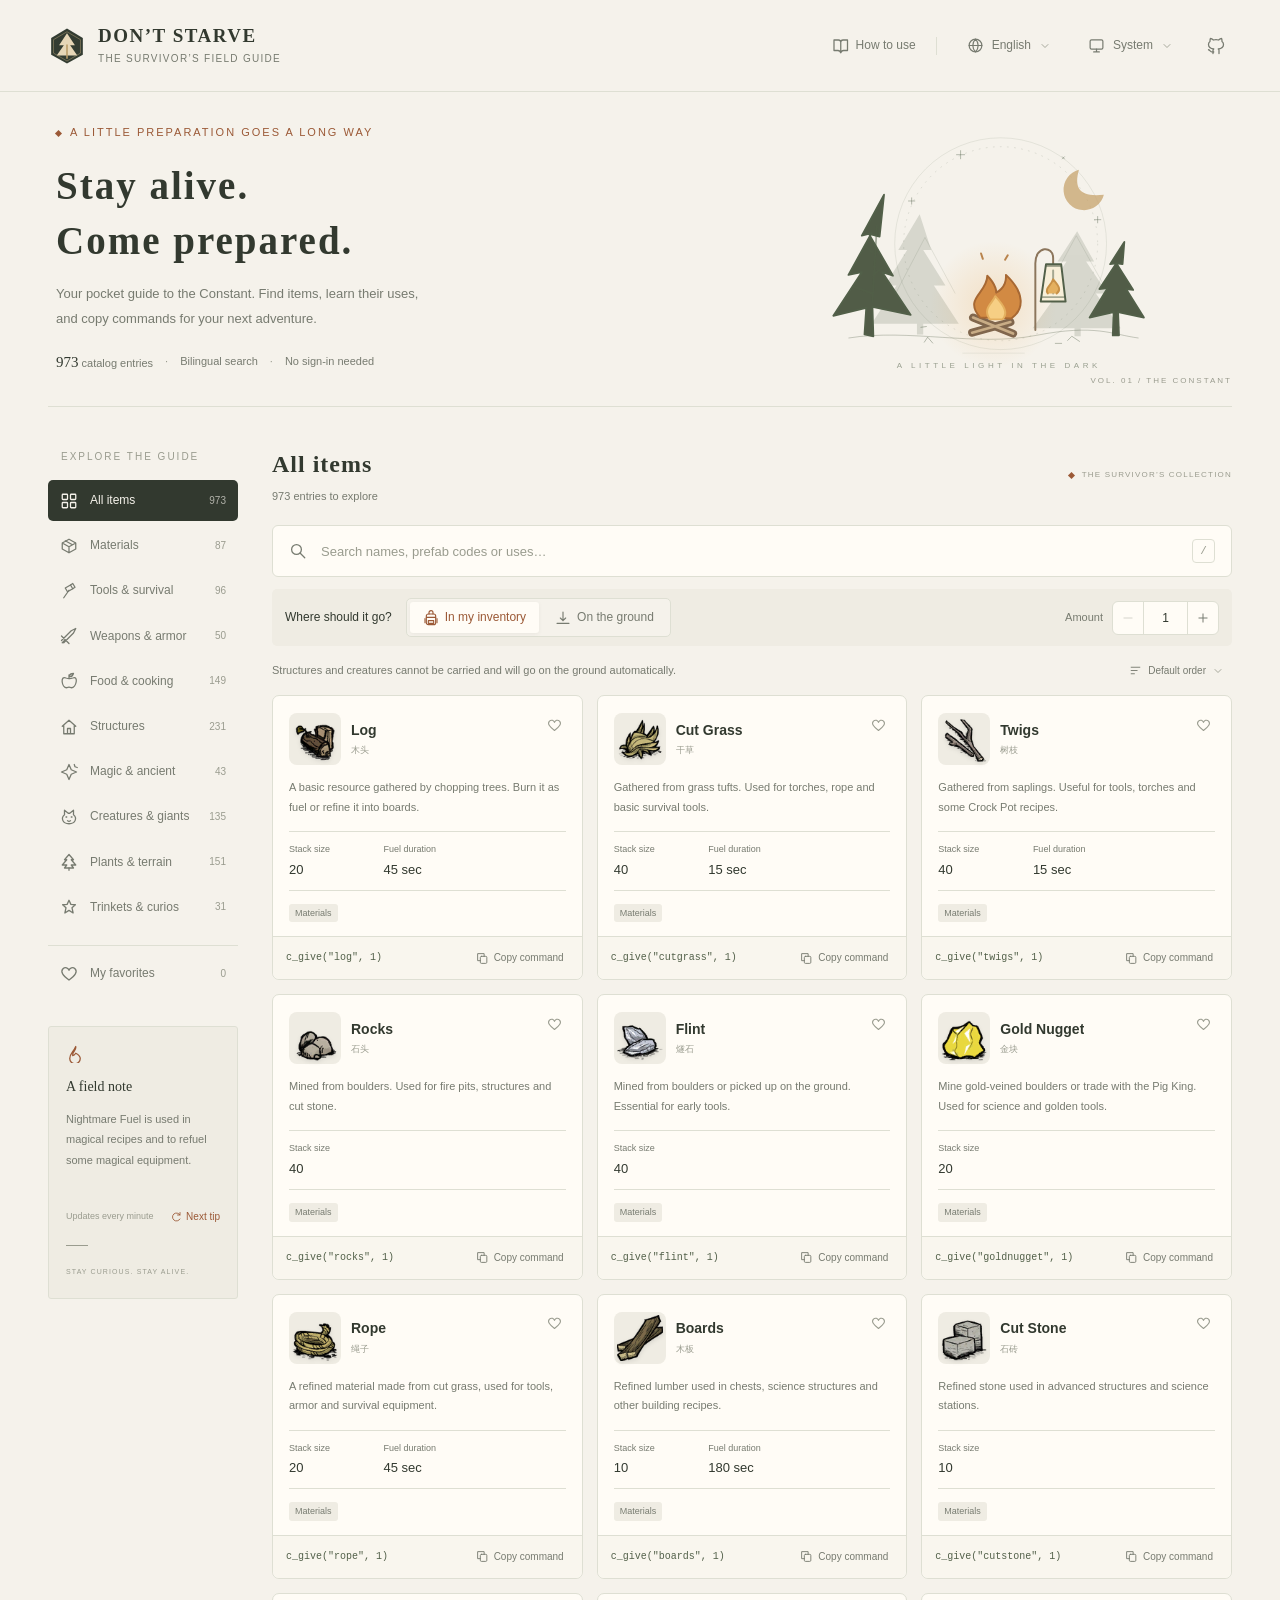
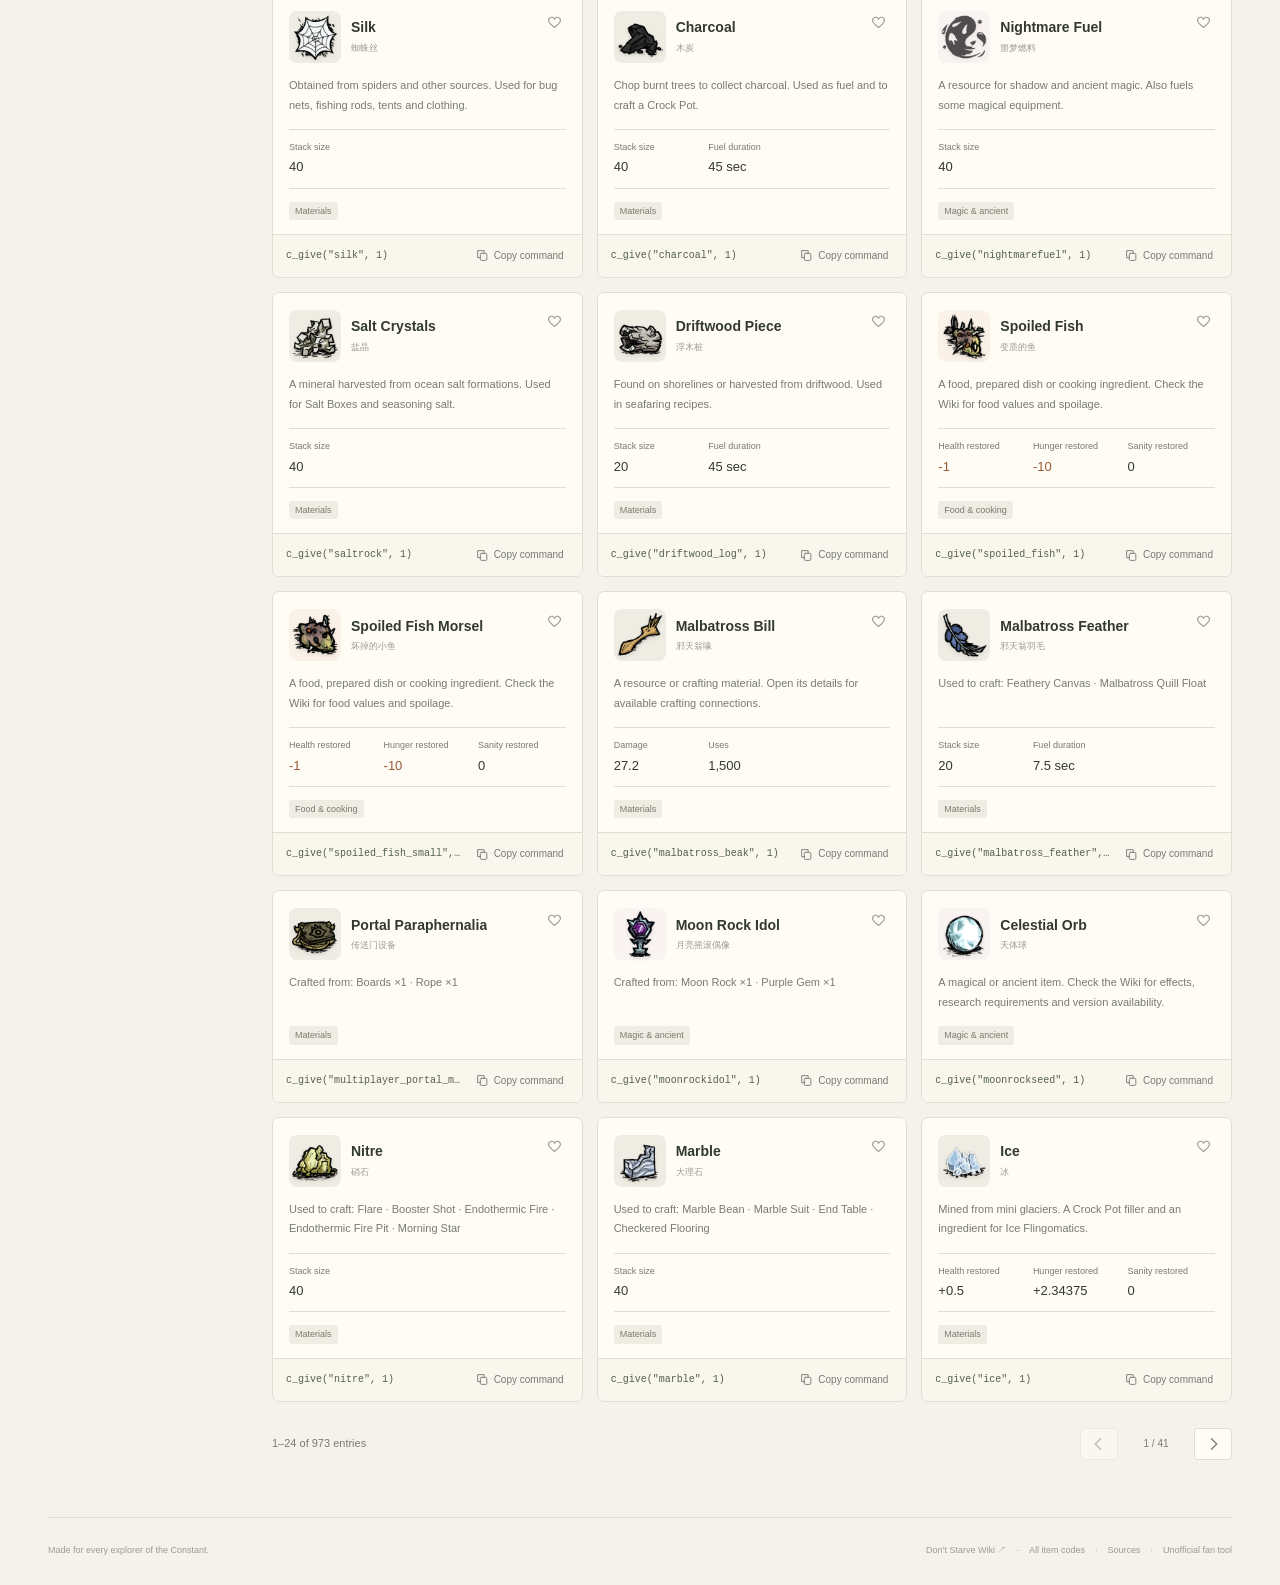
<file: index.html>
<!doctype html>
<html lang="zh-CN">
<head>
  <meta charset="UTF-8">
  <meta name="viewport" content="width=device-width, initial-scale=1">
  <meta name="description" content="饥荒代码大全：查询饥荒及饥荒联机版物品代码、真实图标、基础属性和制作材料。支持中英文搜索，一键复制 c_give、c_spawn 控制台指令，快速将物品放入背包或生成到地面。">
  <meta name="keywords" content="饥荒代码大全,饥荒物品代码,饥荒联机版代码,饥荒控制台指令,饥荒物品属性,饥荒制作材料,c_give,c_spawn,Don't Starve item codes,Don't Starve Together console commands">
  <link rel="canonical" href="https://when.run/dont-starve/">
  <meta property="og:type" content="website">
  <meta property="og:site_name" content="饥荒代码大全">
  <meta property="og:title" content="饥荒代码大全 - 物品代码查询、属性与控制台指令">
  <meta property="og:description" content="查询饥荒及饥荒联机版物品代码、真实图标、基础属性和制作材料，中英文搜索，一键复制控制台指令。">
  <meta property="og:url" content="https://when.run/dont-starve/">
  <meta property="og:locale" content="zh_CN">
  <meta name="twitter:card" content="summary">
  <meta name="twitter:title" content="饥荒代码大全 - 物品代码查询、属性与控制台指令">
  <meta name="twitter:description" content="查询饥荒及饥荒联机版物品代码、真实图标、基础属性和制作材料，中英文搜索，一键复制控制台指令。">
  <script type="application/ld+json">
  {"@context":"https://schema.org","@type":"WebSite","name":"饥荒代码大全","alternateName":"Don't Starve Item Codes","url":"https://when.run/dont-starve/","inLanguage":["zh-CN","en"],"description":"饥荒及饥荒联机版物品代码、属性、制作材料与控制台指令查询工具。"}
  </script>
  <meta name="theme-color" content="#f5f2eb">
  <title>饥荒代码大全 - 物品代码查询、属性与控制台指令</title>
  <script>try { const theme = localStorage.getItem('ds-theme'); if (theme === 'light' || theme === 'dark') document.documentElement.dataset.theme = theme; } catch {}</script>
  <link rel="icon" href="assets/mark.svg" type="image/svg+xml">
  <link rel="stylesheet" href="styles.css">
  <script src="data.js" defer></script>
  <script src="item-details.js" defer></script>
  <script src="dropdown.js" defer></script>
  <script src="app.js" defer></script>
</head>
<body>
  <a class="skip-link" href="#catalog" data-i18n="skip">跳转到物品清单</a>
  <header class="site-header">
    <a class="brand" href="./" aria-label="Don't Starve Field Guide">
      <img src="assets/mark.svg" alt="" width="38" height="38">
      <span><strong>DON’T STARVE</strong><small data-i18n="brandSub">生存者手册 · FIELD GUIDE</small></span>
    </a>
    <div class="header-actions">
      <button id="guideButton" class="plain-button guide-button" aria-label="使用指南"><span data-icon="book"></span><span data-i18n="guide">使用指南</span></button>
      <span class="header-divider"></span>
      <div class="dropdown header-dropdown"><select id="languageSelect" aria-label="语言"><option value="zh">简体中文</option><option value="en">English</option></select></div>
      <div class="dropdown header-dropdown theme-dropdown"><select id="themeSelect" aria-label="外观"><option value="system" data-i18n="system">跟随系统</option><option value="light" data-i18n="light">浅色</option><option value="dark" data-i18n="dark">深色</option></select></div>
      <a class="icon-button github-link" href="https://github.com/x1ah/dont-starve" target="_blank" rel="noopener noreferrer" aria-label="GitHub"><span data-icon="github"></span></a>
    </div>
  </header>
  <main class="page-shell">
    <section class="hero" aria-labelledby="heroTitle">
      <div class="hero-copy">
        <div class="eyebrow"><span class="small-diamond"></span><span data-i18n="eyebrow">在永恒领域，做好准备再出发</span></div>
        <h1 id="heroTitle" data-i18n="heroTitle">活下去，<br>从准备好物资开始。</h1>
        <p data-i18n="heroDescription">你的饥荒口袋百科。查找物品、了解用途，<br class="desktop-break">一键复制指令，让每一次探索都从容一点。</p>
        <div class="hero-meta"><span><b id="totalCount">973</b> <span data-i18n="entries">个收录条目</span></span><span class="meta-dot">·</span><span data-i18n="bilingual">中英双语检索</span><span class="meta-dot">·</span><span data-i18n="offline">无需登录</span></div>
      </div>
      <div class="hero-art" aria-hidden="true">
        <svg viewBox="0 0 500 290" fill="none" xmlns="http://www.w3.org/2000/svg">
          <defs><radialGradient id="glow"><stop stop-color="#edb56d" stop-opacity=".3"/><stop offset="1" stop-color="#edb56d" stop-opacity="0"/></radialGradient><pattern id="hatch" width="6" height="6" patternUnits="userSpaceOnUse" patternTransform="rotate(30)"><path d="M0 0v6" stroke="currentColor" opacity=".12"/></pattern></defs>
          <circle cx="267" cy="139" r="119" stroke="currentColor" opacity=".12"/><circle cx="267" cy="139" r="109" stroke="currentColor" stroke-dasharray="2 6" opacity=".16"/>
          <path d="M149 195l33-63 34 63M323 184l29-54 30 54" stroke="currentColor" opacity=".15"/>
          <path d="M355 56a23 23 0 1 0 28 28c-27 3-34-7-28-28Z" fill="#c7a36c" opacity=".75"/>
          <g stroke="currentColor" opacity=".45"><path d="M222 34v10m-5-5h10m149 69v8m-4-4h8m-213-25v8m-4-4h8m165-50 3 3m-3 0 3-3"/></g>
          <g class="tree-back" fill="currentColor" opacity=".18"><path d="m176 106-24 40h10l-25 40h13l-28 43h98l-28-43h13l-25-40h9Z"/><path d="M173 220h7v21h-7Zm180-95-22 34h10l-23 36h13l-28 39h99l-28-39h13l-24-36h9Z"/><path d="M350 226h7v17h-7Z"/></g>
          <path d="M96 245c68-11 144 10 211-3s85-1 115 3" stroke="currentColor" opacity=".35"/>
          <g stroke="currentColor" stroke-width="2" stroke-linejoin="round"><path d="m136 84-25 46 11-3-26 47 15-3-32 49 37-9-2 30 10 2-1-33 43 9-32-48 12 4-27-47 12 3Z" fill="var(--art-tree)"/><path d="m128 118-5 87m-9-64 9 8m12 16-12 10m-22 12 22 8" opacity=".5"/>
          <path d="m406 137-16 25 7-1-19 29 9-1-20 33 27-6-1 26h7l-1-26 29 6-20-32 8 1-19-30 7 1Z" fill="var(--art-tree)"/></g>
          <circle cx="259" cy="207" r="71" fill="url(#glow)"/>
          <g stroke="currentColor" stroke-width="2.2" stroke-linecap="round" stroke-linejoin="round"><path d="m235 239 43-12m-42-5 45 18" stroke="#80664d" stroke-width="9"/><path d="m235 239 43-12m-42-5 45 18" stroke="#c8ac86" stroke-width="3"/>
          <path d="M244 222c-19-22 8-27 8-47 11 11 10 19 10 19s12-5 11-20c22 21 20 39 6 49Z" fill="#d28a43" stroke="#a76833"/><path d="M255 224c-9-12 3-18 6-26 10 11 15 19 8 26Z" fill="#f6cf84" stroke="#e4b05f"/><path d="m247 156-2-6m27 7 3-5" stroke="#b9834c"/>
          <path d="M306 236v-75c0-20 20-20 20-6v7" stroke="#8c765c"/><path d="M318 162h17l5 42h-28Z" fill="var(--art-paper)"/><path d="M318 164h17m-21 35h24m-12-30v26" opacity=".5"/><path d="M320 195c-4-6 4-9 6-16 7 8 9 12 4 16" fill="#e4b05f" stroke="#c89147"/></g>
          <g stroke="currentColor" opacity=".45"><path d="m181 250 4-6 6 7m-14-18 7-1m158 16 5-5 9 6m-28 2h8"/></g>
          <path d="m224 262 70 0" stroke="currentColor" opacity=".1"/>
          <text x="265" y="279" text-anchor="middle" fill="currentColor" font-size="9" letter-spacing="4" opacity=".55">A LITTLE LIGHT IN THE DARK</text>
        </svg>
      </div>
      <span class="hero-index">VOL. 01 / THE CONSTANT</span>
    </section>
    <div class="catalog-layout" id="catalog">
      <aside class="sidebar">
        <p class="section-kicker" data-i18n="catalog">探索图鉴</p>
        <nav id="categories" aria-label="物品分类"></nav>
        <div class="sidebar-note"><span data-icon="flame"></span><strong data-i18n="fieldNote">生存笔记</strong><p id="fieldNoteText">天黑前，记得备好光源。查代码也别忘了添把柴。</p><div class="note-actions"><span data-i18n="noteInterval">每分钟更新</span><button id="refreshNote" type="button" aria-label="换一条生存笔记"><span data-icon="refresh"></span><span data-i18n="nextNote">换一条</span></button></div><span class="note-rule"></span><small>STAY CURIOUS. STAY ALIVE.</small></div>
      </aside>
      <section class="catalog-main" aria-labelledby="catalogTitle">
        <div class="catalog-heading"><div><h2 id="catalogTitle">全部物品</h2><p id="resultCount" aria-live="polite"></p></div><div class="heading-label"><span class="small-diamond"></span><span data-i18n="collection">THE SURVIVOR’S COLLECTION</span></div></div>
        <div class="search-box"><span data-icon="search"></span><input id="searchInput" type="search" autocomplete="off" aria-label="搜索物品" placeholder="搜索名称、代码或用途…"><button id="clearSearch" class="icon-button" aria-label="清空搜索" hidden><span data-icon="close"></span></button><kbd class="search-shortcut">/</kbd></div>
        <div class="command-bar">
          <div class="mode-label"><span data-i18n="copyMode">物品放在哪里</span></div>
          <div class="segmented" role="group" aria-label="物品放在哪里">
            <button data-mode="give" aria-pressed="true"><span data-icon="backpack"></span><span data-i18n="give">背包里</span></button>
            <button data-mode="spawn" aria-pressed="false"><span data-icon="ground"></span><span data-i18n="spawn">地面上</span></button>
          </div>
          <div class="quantity-label"><label for="quantity" data-i18n="quantity">数量</label><div class="quantity-stepper"><button id="quantityDecrease" type="button" aria-label="数量减一" disabled><span data-icon="minus"></span></button><input id="quantity" type="number" min="1" max="999" step="1" value="1" inputmode="numeric" aria-label="数量"><button id="quantityIncrease" type="button" aria-label="数量加一"><span data-icon="plus"></span></button></div></div>
        </div>
        <div class="catalog-toolbar"><p id="modeHint"></p><div class="dropdown sort-dropdown"><select id="sortSelect" aria-label="排序"><option value="default" data-i18n="recommended">默认排序</option><option value="name" data-i18n="nameSort">按名称排序</option><option value="code" data-i18n="codeSort">按代码排序</option></select></div></div>
        <div id="itemGrid" class="item-grid">
<!-- STATIC_CATALOG_START -->
<article class="item-card" data-item="log"><div class="card-top"><div class="item-symbol" data-category="materials"><span class="item-fallback" hidden><svg class="icon" viewBox="0 0 24 24" aria-hidden="true"><path d="m12 3 9 5v8l-9 5-9-5V8Zm0 10v8M3 8l9 5 9-5M7 5l9 5"/></svg></span><img class="item-art" src="assets/items/log.png" alt="" loading="lazy" decoding="async" width="64" height="64"></div><div class="item-heading"><button class="item-title" data-detail="log" title="木头">木头</button><span class="item-subtitle">Log</span></div><button class="favorite-button" data-favorite="log" aria-label="收藏 木头" aria-pressed="false"><svg class="icon" viewBox="0 0 24 24" aria-hidden="true"><path d="M20 5c-3-3-7-1-8 2-1-3-5-5-8-2-4 4 0 9 8 15 8-6 12-11 8-15Z"/></svg></button></div><p class="item-description">砍伐树木获得的基础材料。可作为燃料，也能加工成木板。</p><dl class="card-stats" aria-label="基础属性"><div><dt>堆叠上限</dt><dd class="">20</dd></div><div><dt>燃料时长</dt><dd class="">45 秒</dd></div></dl><div class="item-tags"><span>材料与资源</span></div><div class="card-code"><code title="c_give(&quot;log&quot;, 1)">c_give(&quot;log&quot;, 1)</code><button class="copy-button" data-copy="log" aria-label="复制 木头 的指令" ><svg class="icon" viewBox="0 0 24 24" aria-hidden="true"><rect x="8" y="8" width="12" height="13" rx="2"/><path d="M15 8V3H3v13h5"/></svg><span>复制指令</span></button></div></article>
<article class="item-card" data-item="cutgrass"><div class="card-top"><div class="item-symbol" data-category="materials"><span class="item-fallback" hidden><svg class="icon" viewBox="0 0 24 24" aria-hidden="true"><path d="m12 3 9 5v8l-9 5-9-5V8Zm0 10v8M3 8l9 5 9-5M7 5l9 5"/></svg></span><img class="item-art" src="assets/items/cutgrass.png" alt="" loading="lazy" decoding="async" width="64" height="64"></div><div class="item-heading"><button class="item-title" data-detail="cutgrass" title="干草">干草</button><span class="item-subtitle">Cut Grass</span></div><button class="favorite-button" data-favorite="cutgrass" aria-label="收藏 干草" aria-pressed="false"><svg class="icon" viewBox="0 0 24 24" aria-hidden="true"><path d="M20 5c-3-3-7-1-8 2-1-3-5-5-8-2-4 4 0 9 8 15 8-6 12-11 8-15Z"/></svg></button></div><p class="item-description">采集草丛获得。制作火把、绳子和基础生存工具的常用材料。</p><dl class="card-stats" aria-label="基础属性"><div><dt>堆叠上限</dt><dd class="">40</dd></div><div><dt>燃料时长</dt><dd class="">15 秒</dd></div></dl><div class="item-tags"><span>材料与资源</span></div><div class="card-code"><code title="c_give(&quot;cutgrass&quot;, 1)">c_give(&quot;cutgrass&quot;, 1)</code><button class="copy-button" data-copy="cutgrass" aria-label="复制 干草 的指令" ><svg class="icon" viewBox="0 0 24 24" aria-hidden="true"><rect x="8" y="8" width="12" height="13" rx="2"/><path d="M15 8V3H3v13h5"/></svg><span>复制指令</span></button></div></article>
<article class="item-card" data-item="twigs"><div class="card-top"><div class="item-symbol" data-category="materials"><span class="item-fallback" hidden><svg class="icon" viewBox="0 0 24 24" aria-hidden="true"><path d="m12 3 9 5v8l-9 5-9-5V8Zm0 10v8M3 8l9 5 9-5M7 5l9 5"/></svg></span><img class="item-art" src="assets/items/twigs.png" alt="" loading="lazy" decoding="async" width="64" height="64"></div><div class="item-heading"><button class="item-title" data-detail="twigs" title="树枝">树枝</button><span class="item-subtitle">Twigs</span></div><button class="favorite-button" data-favorite="twigs" aria-label="收藏 树枝" aria-pressed="false"><svg class="icon" viewBox="0 0 24 24" aria-hidden="true"><path d="M20 5c-3-3-7-1-8 2-1-3-5-5-8-2-4 4 0 9 8 15 8-6 12-11 8-15Z"/></svg></button></div><p class="item-description">采集树苗获得。制作工具、火把和料理时都很实用。</p><dl class="card-stats" aria-label="基础属性"><div><dt>堆叠上限</dt><dd class="">40</dd></div><div><dt>燃料时长</dt><dd class="">15 秒</dd></div></dl><div class="item-tags"><span>材料与资源</span></div><div class="card-code"><code title="c_give(&quot;twigs&quot;, 1)">c_give(&quot;twigs&quot;, 1)</code><button class="copy-button" data-copy="twigs" aria-label="复制 树枝 的指令" ><svg class="icon" viewBox="0 0 24 24" aria-hidden="true"><rect x="8" y="8" width="12" height="13" rx="2"/><path d="M15 8V3H3v13h5"/></svg><span>复制指令</span></button></div></article>
<article class="item-card" data-item="rocks"><div class="card-top"><div class="item-symbol" data-category="materials"><span class="item-fallback" hidden><svg class="icon" viewBox="0 0 24 24" aria-hidden="true"><path d="m12 3 9 5v8l-9 5-9-5V8Zm0 10v8M3 8l9 5 9-5M7 5l9 5"/></svg></span><img class="item-art" src="assets/items/rocks.png" alt="" loading="lazy" decoding="async" width="64" height="64"></div><div class="item-heading"><button class="item-title" data-detail="rocks" title="石头">石头</button><span class="item-subtitle">Rocks</span></div><button class="favorite-button" data-favorite="rocks" aria-label="收藏 石头" aria-pressed="false"><svg class="icon" viewBox="0 0 24 24" aria-hidden="true"><path d="M20 5c-3-3-7-1-8 2-1-3-5-5-8-2-4 4 0 9 8 15 8-6 12-11 8-15Z"/></svg></button></div><p class="item-description">开采岩石获得。用于营火、建筑和精炼石砖。</p><dl class="card-stats" aria-label="基础属性"><div><dt>堆叠上限</dt><dd class="">40</dd></div></dl><div class="item-tags"><span>材料与资源</span></div><div class="card-code"><code title="c_give(&quot;rocks&quot;, 1)">c_give(&quot;rocks&quot;, 1)</code><button class="copy-button" data-copy="rocks" aria-label="复制 石头 的指令" ><svg class="icon" viewBox="0 0 24 24" aria-hidden="true"><rect x="8" y="8" width="12" height="13" rx="2"/><path d="M15 8V3H3v13h5"/></svg><span>复制指令</span></button></div></article>
<article class="item-card" data-item="flint"><div class="card-top"><div class="item-symbol" data-category="materials"><span class="item-fallback" hidden><svg class="icon" viewBox="0 0 24 24" aria-hidden="true"><path d="m12 3 9 5v8l-9 5-9-5V8Zm0 10v8M3 8l9 5 9-5M7 5l9 5"/></svg></span><img class="item-art" src="assets/items/flint.png" alt="" loading="lazy" decoding="async" width="64" height="64"></div><div class="item-heading"><button class="item-title" data-detail="flint" title="燧石">燧石</button><span class="item-subtitle">Flint</span></div><button class="favorite-button" data-favorite="flint" aria-label="收藏 燧石" aria-pressed="false"><svg class="icon" viewBox="0 0 24 24" aria-hidden="true"><path d="M20 5c-3-3-7-1-8 2-1-3-5-5-8-2-4 4 0 9 8 15 8-6 12-11 8-15Z"/></svg></button></div><p class="item-description">开采岩石或在地面拾取。制作斧头、鹤嘴锄等早期工具。</p><dl class="card-stats" aria-label="基础属性"><div><dt>堆叠上限</dt><dd class="">40</dd></div></dl><div class="item-tags"><span>材料与资源</span></div><div class="card-code"><code title="c_give(&quot;flint&quot;, 1)">c_give(&quot;flint&quot;, 1)</code><button class="copy-button" data-copy="flint" aria-label="复制 燧石 的指令" ><svg class="icon" viewBox="0 0 24 24" aria-hidden="true"><rect x="8" y="8" width="12" height="13" rx="2"/><path d="M15 8V3H3v13h5"/></svg><span>复制指令</span></button></div></article>
<article class="item-card" data-item="goldnugget"><div class="card-top"><div class="item-symbol" data-category="materials"><span class="item-fallback" hidden><svg class="icon" viewBox="0 0 24 24" aria-hidden="true"><path d="m12 3 9 5v8l-9 5-9-5V8Zm0 10v8M3 8l9 5 9-5M7 5l9 5"/></svg></span><img class="item-art" src="assets/items/goldnugget.png" alt="" loading="lazy" decoding="async" width="64" height="64"></div><div class="item-heading"><button class="item-title" data-detail="goldnugget" title="金块">金块</button><span class="item-subtitle">Gold Nugget</span></div><button class="favorite-button" data-favorite="goldnugget" aria-label="收藏 金块" aria-pressed="false"><svg class="icon" viewBox="0 0 24 24" aria-hidden="true"><path d="M20 5c-3-3-7-1-8 2-1-3-5-5-8-2-4 4 0 9 8 15 8-6 12-11 8-15Z"/></svg></button></div><p class="item-description">开采含金岩石，或与猪王交易获得。是科技与黄金工具的常用材料。</p><dl class="card-stats" aria-label="基础属性"><div><dt>堆叠上限</dt><dd class="">20</dd></div></dl><div class="item-tags"><span>材料与资源</span></div><div class="card-code"><code title="c_give(&quot;goldnugget&quot;, 1)">c_give(&quot;goldnugget&quot;, 1)</code><button class="copy-button" data-copy="goldnugget" aria-label="复制 金块 的指令" ><svg class="icon" viewBox="0 0 24 24" aria-hidden="true"><rect x="8" y="8" width="12" height="13" rx="2"/><path d="M15 8V3H3v13h5"/></svg><span>复制指令</span></button></div></article>
<article class="item-card" data-item="rope"><div class="card-top"><div class="item-symbol" data-category="materials"><span class="item-fallback" hidden><svg class="icon" viewBox="0 0 24 24" aria-hidden="true"><path d="m12 3 9 5v8l-9 5-9-5V8Zm0 10v8M3 8l9 5 9-5M7 5l9 5"/></svg></span><img class="item-art" src="assets/items/rope.png" alt="" loading="lazy" decoding="async" width="64" height="64"></div><div class="item-heading"><button class="item-title" data-detail="rope" title="绳子">绳子</button><span class="item-subtitle">Rope</span></div><button class="favorite-button" data-favorite="rope" aria-label="收藏 绳子" aria-pressed="false"><svg class="icon" viewBox="0 0 24 24" aria-hidden="true"><path d="M20 5c-3-3-7-1-8 2-1-3-5-5-8-2-4 4 0 9 8 15 8-6 12-11 8-15Z"/></svg></button></div><p class="item-description">用干草编成的精炼材料。常用于工具、护甲和生存装备。</p><dl class="card-stats" aria-label="基础属性"><div><dt>堆叠上限</dt><dd class="">20</dd></div><div><dt>燃料时长</dt><dd class="">45 秒</dd></div></dl><div class="item-tags"><span>材料与资源</span></div><div class="card-code"><code title="c_give(&quot;rope&quot;, 1)">c_give(&quot;rope&quot;, 1)</code><button class="copy-button" data-copy="rope" aria-label="复制 绳子 的指令" ><svg class="icon" viewBox="0 0 24 24" aria-hidden="true"><rect x="8" y="8" width="12" height="13" rx="2"/><path d="M15 8V3H3v13h5"/></svg><span>复制指令</span></button></div></article>
<article class="item-card" data-item="boards"><div class="card-top"><div class="item-symbol" data-category="materials"><span class="item-fallback" hidden><svg class="icon" viewBox="0 0 24 24" aria-hidden="true"><path d="m12 3 9 5v8l-9 5-9-5V8Zm0 10v8M3 8l9 5 9-5M7 5l9 5"/></svg></span><img class="item-art" src="assets/items/boards.png" alt="" loading="lazy" decoding="async" width="64" height="64"></div><div class="item-heading"><button class="item-title" data-detail="boards" title="木板">木板</button><span class="item-subtitle">Boards</span></div><button class="favorite-button" data-favorite="boards" aria-label="收藏 木板" aria-pressed="false"><svg class="icon" viewBox="0 0 24 24" aria-hidden="true"><path d="M20 5c-3-3-7-1-8 2-1-3-5-5-8-2-4 4 0 9 8 15 8-6 12-11 8-15Z"/></svg></button></div><p class="item-description">精炼后的木材。常用于制作储物箱和科技建筑。</p><dl class="card-stats" aria-label="基础属性"><div><dt>堆叠上限</dt><dd class="">10</dd></div><div><dt>燃料时长</dt><dd class="">180 秒</dd></div></dl><div class="item-tags"><span>材料与资源</span></div><div class="card-code"><code title="c_give(&quot;boards&quot;, 1)">c_give(&quot;boards&quot;, 1)</code><button class="copy-button" data-copy="boards" aria-label="复制 木板 的指令" ><svg class="icon" viewBox="0 0 24 24" aria-hidden="true"><rect x="8" y="8" width="12" height="13" rx="2"/><path d="M15 8V3H3v13h5"/></svg><span>复制指令</span></button></div></article>
<article class="item-card" data-item="cutstone"><div class="card-top"><div class="item-symbol" data-category="materials"><span class="item-fallback" hidden><svg class="icon" viewBox="0 0 24 24" aria-hidden="true"><path d="m12 3 9 5v8l-9 5-9-5V8Zm0 10v8M3 8l9 5 9-5M7 5l9 5"/></svg></span><img class="item-art" src="assets/items/cutstone.png" alt="" loading="lazy" decoding="async" width="64" height="64"></div><div class="item-heading"><button class="item-title" data-detail="cutstone" title="石砖">石砖</button><span class="item-subtitle">Cut Stone</span></div><button class="favorite-button" data-favorite="cutstone" aria-label="收藏 石砖" aria-pressed="false"><svg class="icon" viewBox="0 0 24 24" aria-hidden="true"><path d="M20 5c-3-3-7-1-8 2-1-3-5-5-8-2-4 4 0 9 8 15 8-6 12-11 8-15Z"/></svg></button></div><p class="item-description">精炼后的石材。常用于高级建筑和科技设施。</p><dl class="card-stats" aria-label="基础属性"><div><dt>堆叠上限</dt><dd class="">10</dd></div></dl><div class="item-tags"><span>材料与资源</span></div><div class="card-code"><code title="c_give(&quot;cutstone&quot;, 1)">c_give(&quot;cutstone&quot;, 1)</code><button class="copy-button" data-copy="cutstone" aria-label="复制 石砖 的指令" ><svg class="icon" viewBox="0 0 24 24" aria-hidden="true"><rect x="8" y="8" width="12" height="13" rx="2"/><path d="M15 8V3H3v13h5"/></svg><span>复制指令</span></button></div></article>
<article class="item-card" data-item="silk"><div class="card-top"><div class="item-symbol" data-category="materials"><span class="item-fallback" hidden><svg class="icon" viewBox="0 0 24 24" aria-hidden="true"><path d="m12 3 9 5v8l-9 5-9-5V8Zm0 10v8M3 8l9 5 9-5M7 5l9 5"/></svg></span><img class="item-art" src="assets/items/silk.png" alt="" loading="lazy" decoding="async" width="64" height="64"></div><div class="item-heading"><button class="item-title" data-detail="silk" title="蜘蛛丝">蜘蛛丝</button><span class="item-subtitle">Silk</span></div><button class="favorite-button" data-favorite="silk" aria-label="收藏 蜘蛛丝" aria-pressed="false"><svg class="icon" viewBox="0 0 24 24" aria-hidden="true"><path d="M20 5c-3-3-7-1-8 2-1-3-5-5-8-2-4 4 0 9 8 15 8-6 12-11 8-15Z"/></svg></button></div><p class="item-description">从蜘蛛等来源获得。用于捕虫网、钓竿、帐篷和衣物。</p><dl class="card-stats" aria-label="基础属性"><div><dt>堆叠上限</dt><dd class="">40</dd></div></dl><div class="item-tags"><span>材料与资源</span></div><div class="card-code"><code title="c_give(&quot;silk&quot;, 1)">c_give(&quot;silk&quot;, 1)</code><button class="copy-button" data-copy="silk" aria-label="复制 蜘蛛丝 的指令" ><svg class="icon" viewBox="0 0 24 24" aria-hidden="true"><rect x="8" y="8" width="12" height="13" rx="2"/><path d="M15 8V3H3v13h5"/></svg><span>复制指令</span></button></div></article>
<article class="item-card" data-item="charcoal"><div class="card-top"><div class="item-symbol" data-category="materials"><span class="item-fallback" hidden><svg class="icon" viewBox="0 0 24 24" aria-hidden="true"><path d="m12 3 9 5v8l-9 5-9-5V8Zm0 10v8M3 8l9 5 9-5M7 5l9 5"/></svg></span><img class="item-art" src="assets/items/charcoal.png" alt="" loading="lazy" decoding="async" width="64" height="64"></div><div class="item-heading"><button class="item-title" data-detail="charcoal" title="木炭">木炭</button><span class="item-subtitle">Charcoal</span></div><button class="favorite-button" data-favorite="charcoal" aria-label="收藏 木炭" aria-pressed="false"><svg class="icon" viewBox="0 0 24 24" aria-hidden="true"><path d="M20 5c-3-3-7-1-8 2-1-3-5-5-8-2-4 4 0 9 8 15 8-6 12-11 8-15Z"/></svg></button></div><p class="item-description">砍伐烧焦的树木获得。可作燃料，也是烹饪锅的重要材料。</p><dl class="card-stats" aria-label="基础属性"><div><dt>堆叠上限</dt><dd class="">40</dd></div><div><dt>燃料时长</dt><dd class="">45 秒</dd></div></dl><div class="item-tags"><span>材料与资源</span></div><div class="card-code"><code title="c_give(&quot;charcoal&quot;, 1)">c_give(&quot;charcoal&quot;, 1)</code><button class="copy-button" data-copy="charcoal" aria-label="复制 木炭 的指令" ><svg class="icon" viewBox="0 0 24 24" aria-hidden="true"><rect x="8" y="8" width="12" height="13" rx="2"/><path d="M15 8V3H3v13h5"/></svg><span>复制指令</span></button></div></article>
<article class="item-card" data-item="nightmarefuel"><div class="card-top"><div class="item-symbol" data-category="magic"><span class="item-fallback" hidden><svg class="icon" viewBox="0 0 24 24" aria-hidden="true"><path d="m12 2 3 7 7 3-7 3-3 7-3-7-7-3 7-3Z"/><path d="m19 2 1 3 3 1"/></svg></span><img class="item-art" src="assets/items/nightmarefuel.png" alt="" loading="lazy" decoding="async" width="64" height="64"></div><div class="item-heading"><button class="item-title" data-detail="nightmarefuel" title="噩梦燃料">噩梦燃料</button><span class="item-subtitle">Nightmare Fuel</span></div><button class="favorite-button" data-favorite="nightmarefuel" aria-label="收藏 噩梦燃料" aria-pressed="false"><svg class="icon" viewBox="0 0 24 24" aria-hidden="true"><path d="M20 5c-3-3-7-1-8 2-1-3-5-5-8-2-4 4 0 9 8 15 8-6 12-11 8-15Z"/></svg></button></div><p class="item-description">用于暗影与远古魔法的材料，也能为部分魔法装备补充燃料。</p><dl class="card-stats" aria-label="基础属性"><div><dt>堆叠上限</dt><dd class="">40</dd></div></dl><div class="item-tags"><span>魔法与远古</span></div><div class="card-code"><code title="c_give(&quot;nightmarefuel&quot;, 1)">c_give(&quot;nightmarefuel&quot;, 1)</code><button class="copy-button" data-copy="nightmarefuel" aria-label="复制 噩梦燃料 的指令" ><svg class="icon" viewBox="0 0 24 24" aria-hidden="true"><rect x="8" y="8" width="12" height="13" rx="2"/><path d="M15 8V3H3v13h5"/></svg><span>复制指令</span></button></div></article>
<article class="item-card" data-item="saltrock"><div class="card-top"><div class="item-symbol" data-category="materials"><span class="item-fallback" hidden><svg class="icon" viewBox="0 0 24 24" aria-hidden="true"><path d="m12 3 9 5v8l-9 5-9-5V8Zm0 10v8M3 8l9 5 9-5M7 5l9 5"/></svg></span><img class="item-art" src="assets/items/saltrock.png" alt="" loading="lazy" decoding="async" width="64" height="64"></div><div class="item-heading"><button class="item-title" data-detail="saltrock" title="盐晶">盐晶</button><span class="item-subtitle">Salt Crystals</span></div><button class="favorite-button" data-favorite="saltrock" aria-label="收藏 盐晶" aria-pressed="false"><svg class="icon" viewBox="0 0 24 24" aria-hidden="true"><path d="M20 5c-3-3-7-1-8 2-1-3-5-5-8-2-4 4 0 9 8 15 8-6 12-11 8-15Z"/></svg></button></div><p class="item-description">海上盐堆产出的矿物。用于制作盐盒与调味盐。</p><dl class="card-stats" aria-label="基础属性"><div><dt>堆叠上限</dt><dd class="">40</dd></div></dl><div class="item-tags"><span>材料与资源</span></div><div class="card-code"><code title="c_give(&quot;saltrock&quot;, 1)">c_give(&quot;saltrock&quot;, 1)</code><button class="copy-button" data-copy="saltrock" aria-label="复制 盐晶 的指令" ><svg class="icon" viewBox="0 0 24 24" aria-hidden="true"><rect x="8" y="8" width="12" height="13" rx="2"/><path d="M15 8V3H3v13h5"/></svg><span>复制指令</span></button></div></article>
<article class="item-card" data-item="driftwood_log"><div class="card-top"><div class="item-symbol" data-category="materials"><span class="item-fallback" hidden><svg class="icon" viewBox="0 0 24 24" aria-hidden="true"><path d="m12 3 9 5v8l-9 5-9-5V8Zm0 10v8M3 8l9 5 9-5M7 5l9 5"/></svg></span><img class="item-art" src="assets/items/driftwood_log.png" alt="" loading="lazy" decoding="async" width="64" height="64"></div><div class="item-heading"><button class="item-title" data-detail="driftwood_log" title="浮木桩">浮木桩</button><span class="item-subtitle">Driftwood Piece</span></div><button class="favorite-button" data-favorite="driftwood_log" aria-label="收藏 浮木桩" aria-pressed="false"><svg class="icon" viewBox="0 0 24 24" aria-hidden="true"><path d="M20 5c-3-3-7-1-8 2-1-3-5-5-8-2-4 4 0 9 8 15 8-6 12-11 8-15Z"/></svg></button></div><p class="item-description">在海岸拾取或砍伐浮木获得。用于海洋相关制作。</p><dl class="card-stats" aria-label="基础属性"><div><dt>堆叠上限</dt><dd class="">20</dd></div><div><dt>燃料时长</dt><dd class="">45 秒</dd></div></dl><div class="item-tags"><span>材料与资源</span></div><div class="card-code"><code title="c_give(&quot;driftwood_log&quot;, 1)">c_give(&quot;driftwood_log&quot;, 1)</code><button class="copy-button" data-copy="driftwood_log" aria-label="复制 浮木桩 的指令" ><svg class="icon" viewBox="0 0 24 24" aria-hidden="true"><rect x="8" y="8" width="12" height="13" rx="2"/><path d="M15 8V3H3v13h5"/></svg><span>复制指令</span></button></div></article>
<article class="item-card" data-item="spoiled_fish"><div class="card-top"><div class="item-symbol" data-category="food"><span class="item-fallback" hidden><svg class="icon" viewBox="0 0 24 24" aria-hidden="true"><path d="M8 8C0 4 2 21 9 21c2-1 4-1 6 0 7 0 10-17 2-13-3 1-6 1-9 0ZM12 9V4m0 2c1-4 5-4 6-4-1 3-3 5-6 4Z"/></svg></span><img class="item-art" src="assets/items/spoiled_fish.png" alt="" loading="lazy" decoding="async" width="64" height="64"></div><div class="item-heading"><button class="item-title" data-detail="spoiled_fish" title="变质的鱼">变质的鱼</button><span class="item-subtitle">Spoiled Fish</span></div><button class="favorite-button" data-favorite="spoiled_fish" aria-label="收藏 变质的鱼" aria-pressed="false"><svg class="icon" viewBox="0 0 24 24" aria-hidden="true"><path d="M20 5c-3-3-7-1-8 2-1-3-5-5-8-2-4 4 0 9 8 15 8-6 12-11 8-15Z"/></svg></button></div><p class="item-description">食物、料理或烹饪原料。食用效果与保质期请查阅 Wiki。</p><dl class="card-stats" aria-label="基础属性"><div><dt>生命恢复</dt><dd class="stat-negative">-1</dd></div><div><dt>饥饿恢复</dt><dd class="stat-negative">-10</dd></div><div><dt>精神恢复</dt><dd class="">0</dd></div></dl><div class="item-tags"><span>食物与料理</span></div><div class="card-code"><code title="c_give(&quot;spoiled_fish&quot;, 1)">c_give(&quot;spoiled_fish&quot;, 1)</code><button class="copy-button" data-copy="spoiled_fish" aria-label="复制 变质的鱼 的指令" ><svg class="icon" viewBox="0 0 24 24" aria-hidden="true"><rect x="8" y="8" width="12" height="13" rx="2"/><path d="M15 8V3H3v13h5"/></svg><span>复制指令</span></button></div></article>
<article class="item-card" data-item="spoiled_fish_small"><div class="card-top"><div class="item-symbol" data-category="food"><span class="item-fallback" hidden><svg class="icon" viewBox="0 0 24 24" aria-hidden="true"><path d="M8 8C0 4 2 21 9 21c2-1 4-1 6 0 7 0 10-17 2-13-3 1-6 1-9 0ZM12 9V4m0 2c1-4 5-4 6-4-1 3-3 5-6 4Z"/></svg></span><img class="item-art" src="assets/items/spoiled_fish_small.png" alt="" loading="lazy" decoding="async" width="64" height="64"></div><div class="item-heading"><button class="item-title" data-detail="spoiled_fish_small" title="坏掉的小鱼">坏掉的小鱼</button><span class="item-subtitle">Spoiled Fish Morsel</span></div><button class="favorite-button" data-favorite="spoiled_fish_small" aria-label="收藏 坏掉的小鱼" aria-pressed="false"><svg class="icon" viewBox="0 0 24 24" aria-hidden="true"><path d="M20 5c-3-3-7-1-8 2-1-3-5-5-8-2-4 4 0 9 8 15 8-6 12-11 8-15Z"/></svg></button></div><p class="item-description">食物、料理或烹饪原料。食用效果与保质期请查阅 Wiki。</p><dl class="card-stats" aria-label="基础属性"><div><dt>生命恢复</dt><dd class="stat-negative">-1</dd></div><div><dt>饥饿恢复</dt><dd class="stat-negative">-10</dd></div><div><dt>精神恢复</dt><dd class="">0</dd></div></dl><div class="item-tags"><span>食物与料理</span></div><div class="card-code"><code title="c_give(&quot;spoiled_fish_small&quot;, 1)">c_give(&quot;spoiled_fish_small&quot;, 1)</code><button class="copy-button" data-copy="spoiled_fish_small" aria-label="复制 坏掉的小鱼 的指令" ><svg class="icon" viewBox="0 0 24 24" aria-hidden="true"><rect x="8" y="8" width="12" height="13" rx="2"/><path d="M15 8V3H3v13h5"/></svg><span>复制指令</span></button></div></article>
<article class="item-card" data-item="malbatross_beak"><div class="card-top"><div class="item-symbol" data-category="materials"><span class="item-fallback" hidden><svg class="icon" viewBox="0 0 24 24" aria-hidden="true"><path d="m12 3 9 5v8l-9 5-9-5V8Zm0 10v8M3 8l9 5 9-5M7 5l9 5"/></svg></span><img class="item-art" src="assets/items/malbatross_beak.png" alt="" loading="lazy" decoding="async" width="64" height="64"></div><div class="item-heading"><button class="item-title" data-detail="malbatross_beak" title="邪天翁喙">邪天翁喙</button><span class="item-subtitle">Malbatross Bill</span></div><button class="favorite-button" data-favorite="malbatross_beak" aria-label="收藏 邪天翁喙" aria-pressed="false"><svg class="icon" viewBox="0 0 24 24" aria-hidden="true"><path d="M20 5c-3-3-7-1-8 2-1-3-5-5-8-2-4 4 0 9 8 15 8-6 12-11 8-15Z"/></svg></button></div><p class="item-description">基础资源或制作材料。展开详情查看已收录的制作关联。</p><dl class="card-stats" aria-label="基础属性"><div><dt>伤害</dt><dd class="">27.2</dd></div><div><dt>使用次数</dt><dd class="">1,500</dd></div></dl><div class="item-tags"><span>材料与资源</span></div><div class="card-code"><code title="c_give(&quot;malbatross_beak&quot;, 1)">c_give(&quot;malbatross_beak&quot;, 1)</code><button class="copy-button" data-copy="malbatross_beak" aria-label="复制 邪天翁喙 的指令" ><svg class="icon" viewBox="0 0 24 24" aria-hidden="true"><rect x="8" y="8" width="12" height="13" rx="2"/><path d="M15 8V3H3v13h5"/></svg><span>复制指令</span></button></div></article>
<article class="item-card" data-item="malbatross_feather"><div class="card-top"><div class="item-symbol" data-category="materials"><span class="item-fallback" hidden><svg class="icon" viewBox="0 0 24 24" aria-hidden="true"><path d="m12 3 9 5v8l-9 5-9-5V8Zm0 10v8M3 8l9 5 9-5M7 5l9 5"/></svg></span><img class="item-art" src="assets/items/malbatross_feather.png" alt="" loading="lazy" decoding="async" width="64" height="64"></div><div class="item-heading"><button class="item-title" data-detail="malbatross_feather" title="邪天翁羽毛">邪天翁羽毛</button><span class="item-subtitle">Malbatross Feather</span></div><button class="favorite-button" data-favorite="malbatross_feather" aria-label="收藏 邪天翁羽毛" aria-pressed="false"><svg class="icon" viewBox="0 0 24 24" aria-hidden="true"><path d="M20 5c-3-3-7-1-8 2-1-3-5-5-8-2-4 4 0 9 8 15 8-6 12-11 8-15Z"/></svg></button></div><p class="item-description">可用于制作：羽毛帆布 · 斜天翁羽浮标</p><dl class="card-stats" aria-label="基础属性"><div><dt>堆叠上限</dt><dd class="">20</dd></div><div><dt>燃料时长</dt><dd class="">7.5 秒</dd></div></dl><div class="item-tags"><span>材料与资源</span></div><div class="card-code"><code title="c_give(&quot;malbatross_feather&quot;, 1)">c_give(&quot;malbatross_feather&quot;, 1)</code><button class="copy-button" data-copy="malbatross_feather" aria-label="复制 邪天翁羽毛 的指令" ><svg class="icon" viewBox="0 0 24 24" aria-hidden="true"><rect x="8" y="8" width="12" height="13" rx="2"/><path d="M15 8V3H3v13h5"/></svg><span>复制指令</span></button></div></article>
<article class="item-card" data-item="multiplayer_portal_moonrock_constr_plans"><div class="card-top"><div class="item-symbol" data-category="materials"><span class="item-fallback" hidden><svg class="icon" viewBox="0 0 24 24" aria-hidden="true"><path d="m12 3 9 5v8l-9 5-9-5V8Zm0 10v8M3 8l9 5 9-5M7 5l9 5"/></svg></span><img class="item-art" src="assets/items/multiplayer_portal_moonrock_constr_plans.png" alt="" loading="lazy" decoding="async" width="64" height="64"></div><div class="item-heading"><button class="item-title" data-detail="multiplayer_portal_moonrock_constr_plans" title="传送门设备">传送门设备</button><span class="item-subtitle">Portal Paraphernalia</span></div><button class="favorite-button" data-favorite="multiplayer_portal_moonrock_constr_plans" aria-label="收藏 传送门设备" aria-pressed="false"><svg class="icon" viewBox="0 0 24 24" aria-hidden="true"><path d="M20 5c-3-3-7-1-8 2-1-3-5-5-8-2-4 4 0 9 8 15 8-6 12-11 8-15Z"/></svg></button></div><p class="item-description">制作材料：木板 ×1 · 绳子 ×1</p><div class="item-tags"><span>材料与资源</span></div><div class="card-code"><code title="c_give(&quot;multiplayer_portal_moonrock_constr_plans&quot;, 1)">c_give(&quot;multiplayer_portal_moonrock_constr_plans&quot;, 1)</code><button class="copy-button" data-copy="multiplayer_portal_moonrock_constr_plans" aria-label="复制 传送门设备 的指令" ><svg class="icon" viewBox="0 0 24 24" aria-hidden="true"><rect x="8" y="8" width="12" height="13" rx="2"/><path d="M15 8V3H3v13h5"/></svg><span>复制指令</span></button></div></article>
<article class="item-card" data-item="moonrockidol"><div class="card-top"><div class="item-symbol" data-category="magic"><span class="item-fallback" hidden><svg class="icon" viewBox="0 0 24 24" aria-hidden="true"><path d="m12 2 3 7 7 3-7 3-3 7-3-7-7-3 7-3Z"/><path d="m19 2 1 3 3 1"/></svg></span><img class="item-art" src="assets/items/moonrockidol.png" alt="" loading="lazy" decoding="async" width="64" height="64"></div><div class="item-heading"><button class="item-title" data-detail="moonrockidol" title="月亮摇滚偶像">月亮摇滚偶像</button><span class="item-subtitle">Moon Rock Idol</span></div><button class="favorite-button" data-favorite="moonrockidol" aria-label="收藏 月亮摇滚偶像" aria-pressed="false"><svg class="icon" viewBox="0 0 24 24" aria-hidden="true"><path d="M20 5c-3-3-7-1-8 2-1-3-5-5-8-2-4 4 0 9 8 15 8-6 12-11 8-15Z"/></svg></button></div><p class="item-description">制作材料：月亮石 ×1 · 紫色宝石 ×1</p><div class="item-tags"><span>魔法与远古</span></div><div class="card-code"><code title="c_give(&quot;moonrockidol&quot;, 1)">c_give(&quot;moonrockidol&quot;, 1)</code><button class="copy-button" data-copy="moonrockidol" aria-label="复制 月亮摇滚偶像 的指令" ><svg class="icon" viewBox="0 0 24 24" aria-hidden="true"><rect x="8" y="8" width="12" height="13" rx="2"/><path d="M15 8V3H3v13h5"/></svg><span>复制指令</span></button></div></article>
<article class="item-card" data-item="moonrockseed"><div class="card-top"><div class="item-symbol" data-category="magic"><span class="item-fallback" hidden><svg class="icon" viewBox="0 0 24 24" aria-hidden="true"><path d="m12 2 3 7 7 3-7 3-3 7-3-7-7-3 7-3Z"/><path d="m19 2 1 3 3 1"/></svg></span><img class="item-art" src="assets/items/moonrockseed.png" alt="" loading="lazy" decoding="async" width="64" height="64"></div><div class="item-heading"><button class="item-title" data-detail="moonrockseed" title="天体球">天体球</button><span class="item-subtitle">Celestial Orb</span></div><button class="favorite-button" data-favorite="moonrockseed" aria-label="收藏 天体球" aria-pressed="false"><svg class="icon" viewBox="0 0 24 24" aria-hidden="true"><path d="M20 5c-3-3-7-1-8 2-1-3-5-5-8-2-4 4 0 9 8 15 8-6 12-11 8-15Z"/></svg></button></div><p class="item-description">魔法或远古相关物品。具体效果、科技要求和适用版本请查阅 Wiki。</p><div class="item-tags"><span>魔法与远古</span></div><div class="card-code"><code title="c_give(&quot;moonrockseed&quot;, 1)">c_give(&quot;moonrockseed&quot;, 1)</code><button class="copy-button" data-copy="moonrockseed" aria-label="复制 天体球 的指令" ><svg class="icon" viewBox="0 0 24 24" aria-hidden="true"><rect x="8" y="8" width="12" height="13" rx="2"/><path d="M15 8V3H3v13h5"/></svg><span>复制指令</span></button></div></article>
<article class="item-card" data-item="nitre"><div class="card-top"><div class="item-symbol" data-category="materials"><span class="item-fallback" hidden><svg class="icon" viewBox="0 0 24 24" aria-hidden="true"><path d="m12 3 9 5v8l-9 5-9-5V8Zm0 10v8M3 8l9 5 9-5M7 5l9 5"/></svg></span><img class="item-art" src="assets/items/nitre.png" alt="" loading="lazy" decoding="async" width="64" height="64"></div><div class="item-heading"><button class="item-title" data-detail="nitre" title="硝石">硝石</button><span class="item-subtitle">Nitre</span></div><button class="favorite-button" data-favorite="nitre" aria-label="收藏 硝石" aria-pressed="false"><svg class="icon" viewBox="0 0 24 24" aria-hidden="true"><path d="M20 5c-3-3-7-1-8 2-1-3-5-5-8-2-4 4 0 9 8 15 8-6 12-11 8-15Z"/></svg></button></div><p class="item-description">可用于制作：信号 · 强心针 · 冰火 · 冷篝火 · 晨星</p><dl class="card-stats" aria-label="基础属性"><div><dt>堆叠上限</dt><dd class="">40</dd></div></dl><div class="item-tags"><span>材料与资源</span></div><div class="card-code"><code title="c_give(&quot;nitre&quot;, 1)">c_give(&quot;nitre&quot;, 1)</code><button class="copy-button" data-copy="nitre" aria-label="复制 硝石 的指令" ><svg class="icon" viewBox="0 0 24 24" aria-hidden="true"><rect x="8" y="8" width="12" height="13" rx="2"/><path d="M15 8V3H3v13h5"/></svg><span>复制指令</span></button></div></article>
<article class="item-card" data-item="marble"><div class="card-top"><div class="item-symbol" data-category="materials"><span class="item-fallback" hidden><svg class="icon" viewBox="0 0 24 24" aria-hidden="true"><path d="m12 3 9 5v8l-9 5-9-5V8Zm0 10v8M3 8l9 5 9-5M7 5l9 5"/></svg></span><img class="item-art" src="assets/items/marble.png" alt="" loading="lazy" decoding="async" width="64" height="64"></div><div class="item-heading"><button class="item-title" data-detail="marble" title="大理石">大理石</button><span class="item-subtitle">Marble</span></div><button class="favorite-button" data-favorite="marble" aria-label="收藏 大理石" aria-pressed="false"><svg class="icon" viewBox="0 0 24 24" aria-hidden="true"><path d="M20 5c-3-3-7-1-8 2-1-3-5-5-8-2-4 4 0 9 8 15 8-6 12-11 8-15Z"/></svg></button></div><p class="item-description">可用于制作：大理石豆子 · 大理石甲 · 茶几 · 棋盘地板</p><dl class="card-stats" aria-label="基础属性"><div><dt>堆叠上限</dt><dd class="">40</dd></div></dl><div class="item-tags"><span>材料与资源</span></div><div class="card-code"><code title="c_give(&quot;marble&quot;, 1)">c_give(&quot;marble&quot;, 1)</code><button class="copy-button" data-copy="marble" aria-label="复制 大理石 的指令" ><svg class="icon" viewBox="0 0 24 24" aria-hidden="true"><rect x="8" y="8" width="12" height="13" rx="2"/><path d="M15 8V3H3v13h5"/></svg><span>复制指令</span></button></div></article>
<article class="item-card" data-item="ice"><div class="card-top"><div class="item-symbol" data-category="materials"><span class="item-fallback" hidden><svg class="icon" viewBox="0 0 24 24" aria-hidden="true"><path d="m12 3 9 5v8l-9 5-9-5V8Zm0 10v8M3 8l9 5 9-5M7 5l9 5"/></svg></span><img class="item-art" src="assets/items/ice.png" alt="" loading="lazy" decoding="async" width="64" height="64"></div><div class="item-heading"><button class="item-title" data-detail="ice" title="冰">冰</button><span class="item-subtitle">Ice</span></div><button class="favorite-button" data-favorite="ice" aria-label="收藏 冰" aria-pressed="false"><svg class="icon" viewBox="0 0 24 24" aria-hidden="true"><path d="M20 5c-3-3-7-1-8 2-1-3-5-5-8-2-4 4 0 9 8 15 8-6 12-11 8-15Z"/></svg></button></div><p class="item-description">开采迷你冰川获得。可作烹饪锅填充物，也用于雪球发射器。</p><dl class="card-stats" aria-label="基础属性"><div><dt>生命恢复</dt><dd class="">+0.5</dd></div><div><dt>饥饿恢复</dt><dd class="">+2.34375</dd></div><div><dt>精神恢复</dt><dd class="">0</dd></div></dl><div class="item-tags"><span>材料与资源</span></div><div class="card-code"><code title="c_give(&quot;ice&quot;, 1)">c_give(&quot;ice&quot;, 1)</code><button class="copy-button" data-copy="ice" aria-label="复制 冰 的指令" ><svg class="icon" viewBox="0 0 24 24" aria-hidden="true"><rect x="8" y="8" width="12" height="13" rx="2"/><path d="M15 8V3H3v13h5"/></svg><span>复制指令</span></button></div></article>
<!-- STATIC_CATALOG_END -->
</div>
        <div id="pagination" class="pagination"></div>
      </section>
    </div>
    <footer><span data-i18n="footer">为每一位永恒领域的探索者而作。</span><span><a href="https://dontstarve.wiki.gg/wiki/Don%27t_Starve_Wiki" target="_blank" rel="noopener noreferrer">Don’t Starve Wiki ↗</a><span class="footer-dot">·</span><a href="catalog.html" data-i18n="fullCatalog">完整物品代码表</a><span class="footer-dot">·</span><a href="SOURCES.md" data-i18n="sources">资料来源</a><span class="footer-dot">·</span><span data-i18n="unofficial">非官方玩家工具</span></span></footer>
  </main>
  <dialog id="detailDialog" aria-labelledby="detailTitle"><div id="detailContent"></div></dialog>
  <dialog id="guideDialog" aria-labelledby="guideTitle"><div id="guideContent"></div></dialog>
  <div id="toast" class="toast" role="status" aria-live="polite"></div>
  <noscript><p>请启用 JavaScript 以使用物品搜索和代码复制功能。Please enable JavaScript to use this guide. <a href="catalog.html">查看完整物品代码表 / All item codes</a></p></noscript>
</body>
</html>
</file>
<file: styles.css>
:root{color-scheme:light;--bg:#f5f2eb;--surface:#fffcf6;--surface-soft:#efece3;--ink:#32392f;--muted:#777b70;--subtle:#9a9c8f;--border:#dedfd3;--accent:#9b5936;--accent-bg:#f3e7d9;--forest:#526049;--art-tree:#515c47;--art-paper:#f8efd9;--shadow:0 12px 34px #37382b0a;--overlay:#282b2766;--card-hover:#d2b48b}
@media(prefers-color-scheme:dark){:root:not([data-theme="light"]){color-scheme:dark;--bg:#1c211e;--surface:#242a25;--surface-soft:#2c322b;--ink:#ece9dc;--muted:#a8afa0;--subtle:#87907f;--border:#3b4339;--accent:#e0a572;--accent-bg:#3e3328;--forest:#a6b491;--art-tree:#657657;--art-paper:#444635;--shadow:0 12px 34px #00000012;--overlay:#0b100bbb;--card-hover:#8c7652}}
:root[data-theme="dark"]{color-scheme:dark;--bg:#1c211e;--surface:#242a25;--surface-soft:#2c322b;--ink:#ece9dc;--muted:#a8afa0;--subtle:#87907f;--border:#3b4339;--accent:#e0a572;--accent-bg:#3e3328;--forest:#a6b491;--art-tree:#657657;--art-paper:#444635;--shadow:0 12px 34px #00000012;--overlay:#0b100bbb;--card-hover:#8c7652}
*{box-sizing:border-box}html{scroll-behavior:smooth;scroll-padding-top:28px}body{margin:0;background:var(--bg);color:var(--ink);font-family:-apple-system,BlinkMacSystemFont,"Segoe UI","PingFang SC","Microsoft YaHei",sans-serif;font-size:14px;line-height:1.6}button,input,select{font:inherit}button,a,input,select{-webkit-tap-highlight-color:transparent}button,select{cursor:pointer}button{color:inherit}button:disabled{cursor:not-allowed;opacity:.45}button{border:0;background:none}a{color:inherit;text-decoration:none}a:hover{color:var(--accent)}:focus-visible{outline:2px solid var(--accent);outline-offset:4px}svg.icon{width:18px;height:18px;display:block;flex-shrink:0;stroke:currentColor;stroke-width:1.7;stroke-linecap:round;stroke-linejoin:round;fill:none}.sr-only{position:absolute;width:1px;height:1px;margin:-1px;overflow:hidden;clip:rect(0,0,0,0)}[hidden]{display:none!important}.skip-link{position:absolute;top:-100px;left:24px;padding:10px;background:var(--surface);z-index:10}.skip-link:focus{top:12px}.site-header{height:92px;max-width:1320px;margin:auto;padding:0 48px;display:flex;justify-content:space-between;align-items:center;border-bottom:1px solid var(--border)}.brand{display:flex;align-items:center;gap:12px}.brand strong{display:block;font-family:Georgia,serif;font-size:19px;letter-spacing:1.5px;line-height:1.3}.brand small{display:block;color:var(--muted);font-size:10px;letter-spacing:1.3px;margin-top:3px}.header-actions{display:flex;align-items:center;gap:17px}.plain-button{display:flex;align-items:center;gap:7px;padding:7px 0;font-size:12px;color:var(--muted)}.plain-button:hover{color:var(--accent)}.header-divider{width:1px;height:18px;background:var(--border);margin:0 3px}.select-control{display:flex;gap:7px;align-items:center;color:var(--muted)}select{color:var(--muted);border:0;background:transparent;font-size:12px;padding:6px 4px;max-width:145px}select option{background:var(--surface);color:var(--ink)}.icon-button{width:32px;height:32px;display:flex;justify-content:center;align-items:center;border-radius:6px;color:var(--muted)}.icon-button:hover{background:var(--surface-soft);color:var(--accent)}.page-shell{max-width:1320px;padding:0 48px;margin:0 auto}.hero{position:relative;display:flex;align-items:center;justify-content:space-between;min-height:342px;border-bottom:1px solid var(--border);padding:40px 24px 40px 8px;margin-bottom:38px;overflow:hidden}.eyebrow{display:flex;align-items:center;gap:9px;letter-spacing:2px;color:var(--accent);font-size:11px;margin-bottom:17px}.small-diamond{width:5px;height:5px;background:var(--accent);transform:rotate(45deg);display:inline-block;flex-shrink:0}h1{font-family:Georgia,"Songti SC","STSong",serif;font-size:39px;font-weight:600;line-height:1.4;letter-spacing:2px;margin:0 0 14px}.hero-copy>p{color:var(--muted);font-size:13px;line-height:1.9;margin:0 0 18px}.hero-meta{display:flex;align-items:center;gap:12px;font-size:11px;color:var(--muted)}.hero-meta b{color:var(--ink);font-family:Georgia,serif;font-size:15px;font-weight:400}.meta-dot{color:var(--subtle)}.hero-art{width:445px;max-width:46%;color:var(--forest);align-self:center}.hero-art svg{width:100%;display:block}.hero-index{position:absolute;right:0;bottom:18px;font-size:8px;color:var(--subtle);letter-spacing:2px}.catalog-layout{display:grid;grid-template-columns:190px minmax(0,1fr);gap:34px}.sidebar{align-self:start;position:sticky;top:24px}.section-kicker{font-size:10px;color:var(--subtle);letter-spacing:2px;margin:4px 0 15px 13px}#categories{display:flex;flex-direction:column;gap:4px}.category-button{display:flex;width:100%;gap:12px;align-items:center;padding:11px 12px;text-align:left;color:var(--muted);border-radius:5px;font-size:12px;transition:background .15s}.category-button .category-count{margin-left:auto;font-size:10px;font-variant-numeric:tabular-nums;color:var(--subtle)}.category-button:hover{background:var(--surface-soft)}.category-button.active{background:var(--ink);color:var(--bg)}.category-button.active .category-count{color:var(--bg);opacity:.65}.category-button[data-category="favorites"]{margin-top:13px;border-top:1px solid var(--border);border-radius:0;padding-top:18px}.category-button[data-category="favorites"].active{border-radius:5px;padding-top:11px}.sidebar-note{border:1px solid var(--border);margin-top:32px;padding:18px 17px;background:var(--surface-soft);border-radius:3px}.sidebar-note>span{display:block;color:var(--accent);margin-bottom:12px}.sidebar-note strong{font-family:Georgia,"Songti SC",serif;font-weight:500;font-size:14px}.sidebar-note p{font-size:11px;line-height:1.9;color:var(--muted);margin:10px 0 16px}.sidebar-note .note-rule{display:block;width:22px;border-top:1px solid var(--subtle);margin-bottom:12px}.sidebar-note small{font-size:7px;letter-spacing:1.1px;color:var(--subtle)}.catalog-heading{display:flex;justify-content:space-between;align-items:center;margin-bottom:19px}h2{font-family:Georgia,"Songti SC",serif;font-size:24px;letter-spacing:1px;margin:0;font-weight:600}.catalog-heading p{margin:5px 0 0;font-size:11px;color:var(--muted)}.heading-label{display:flex;align-items:center;gap:8px;font-size:8px;letter-spacing:1.2px;color:var(--subtle)}.search-box{height:52px;background:var(--surface);border:1px solid var(--border);border-radius:6px;display:flex;align-items:center;gap:12px;padding:0 16px}.search-box>span{color:var(--muted)}.search-box:focus-within{border-color:var(--accent);box-shadow:0 0 0 3px var(--accent-bg)}.search-box input{width:100%;min-width:0;background:transparent;border:0;outline:0;color:var(--ink);font-size:13px;height:100%}.search-box input::-webkit-search-cancel-button{display:none}.search-box input::placeholder{color:var(--subtle)}.search-shortcut{border:1px solid var(--border);color:var(--subtle);font-size:11px;line-height:22px;min-width:23px;text-align:center;border-radius:4px}.command-bar{display:flex;gap:14px;align-items:center;margin-top:12px;padding:9px 13px;border-radius:5px;background:var(--surface-soft);min-height:50px}.mode-label{display:flex;gap:7px;align-items:center;font-size:11px;color:var(--muted);white-space:nowrap}.mode-label .icon{width:15px}.segmented{display:flex;gap:3px;background:var(--bg);border:1px solid var(--border);padding:3px;border-radius:5px}.segmented button{padding:5px 13px;font-size:11px;border-radius:3px;color:var(--muted);white-space:nowrap}.segmented button[aria-pressed="true"]{background:var(--surface);color:var(--accent);box-shadow:0 1px 4px #0000000d}.quantity-label{display:flex;align-items:center;gap:9px;font-size:11px;color:var(--muted);margin-left:auto}.quantity-label input{width:60px;height:30px;border:1px solid var(--border);border-radius:4px;background:var(--surface);color:var(--ink);padding:4px 7px;font-size:12px}.quantity-label input:disabled{opacity:.5}.catalog-toolbar{display:flex;justify-content:space-between;align-items:center;gap:10px;min-height:49px}.catalog-toolbar p{font-size:10px;color:var(--muted);margin:0}.catalog-toolbar select{font-size:10px;max-width:130px}.item-grid{display:grid;grid-template-columns:repeat(3,minmax(0,1fr));gap:14px}.item-card{background:var(--surface);border:1px solid var(--border);border-radius:7px;padding:17px 16px 0;min-width:0;display:flex;flex-direction:column;transition:transform .18s,border-color .18s,box-shadow .18s}.item-card:hover{transform:translateY(-2px);border-color:var(--card-hover);box-shadow:var(--shadow)}.card-top{display:flex;gap:10px;align-items:center;margin-bottom:13px}.item-symbol{display:flex;align-items:center;justify-content:center;width:40px;height:40px;border-radius:6px;background:var(--surface-soft);color:var(--forest);flex-shrink:0}.item-symbol .icon{width:24px;height:24px;stroke-width:1.4}.item-symbol[data-category="magic"]{color:#8c759d;background:#a88bbb13}.item-symbol[data-category="food"]{color:#a87546;background:#b9844814}.item-symbol[data-category="combat"]{color:#ac6d57;background:#ac6d5714}.item-symbol[data-category="structures"]{color:#8a8c60;background:#8a8c6014}.item-heading{min-width:0}.item-title{font-size:14px;line-height:1.4;font-weight:600;display:block;text-align:left;padding:0;max-width:100%;overflow:hidden;text-overflow:ellipsis;white-space:nowrap}.item-title:hover{color:var(--accent)}.item-subtitle{color:var(--subtle);font-size:9px;line-height:1.5;display:block;white-space:nowrap;overflow:hidden;text-overflow:ellipsis;margin-top:4px}.favorite-button{margin-left:auto;align-self:flex-start;width:23px;height:24px;color:var(--subtle);display:flex;align-items:center;justify-content:center;padding:0;flex-shrink:0}.favorite-button .icon{width:15px;height:15px}.favorite-button[aria-pressed="true"]{color:var(--accent)}.favorite-button[aria-pressed="true"] svg{fill:var(--accent-bg)}.item-description{font-size:11px;line-height:1.8;color:var(--muted);margin:0 0 13px;display:-webkit-box;-webkit-line-clamp:2;-webkit-box-orient:vertical;overflow:hidden;min-height:40px}.item-tags{display:flex;gap:5px;margin-bottom:14px;font-size:9px}.item-tags span{background:var(--surface-soft);color:var(--muted);border-radius:3px;padding:2px 6px}.item-tags .spawn-tag{background:var(--accent-bg);color:var(--accent)}.card-code{display:flex;align-items:center;justify-content:space-between;gap:7px;margin:auto -16px 0;padding:10px 13px;border-top:1px solid var(--border);min-height:43px;border-radius:0 0 7px 7px;background:color-mix(in srgb,var(--surface-soft) 40%,var(--surface))}.card-code code{font-size:10px;overflow:hidden;text-overflow:ellipsis;white-space:nowrap;font-family:"SFMono-Regular",Consolas,monospace;color:var(--forest)}.copy-button{display:flex;align-items:center;gap:5px;flex-shrink:0;padding:3px 5px;color:var(--muted);font-size:10px;border-radius:3px}.copy-button .icon{width:13px;height:13px}.copy-button:hover{background:var(--accent-bg);color:var(--accent)}.pagination{margin:26px 0 12px;display:flex;align-items:center;justify-content:space-between;gap:12px;font-size:11px;color:var(--muted)}.pagination-controls{display:flex;align-items:center;gap:8px}.pagination button{border:1px solid var(--border);background:var(--surface);height:32px;min-width:32px;display:flex;justify-content:center;align-items:center;border-radius:4px;padding:0 9px}.page-current{min-width:60px;text-align:center;font-size:10px}.empty-state{grid-column:1/-1;text-align:center;border:1px dashed var(--border);border-radius:8px;padding:60px 20px;color:var(--muted)}.empty-state .icon{width:32px;height:32px;margin:0 auto 15px}.empty-state strong{display:block;font-family:Georgia,"Songti SC",serif;font-size:20px;color:var(--ink);margin-bottom:7px}.empty-state button{margin-top:16px;border:1px solid var(--border);padding:8px 16px;border-radius:4px;background:var(--surface)}footer{margin-top:45px;padding:25px 0 28px;border-top:1px solid var(--border);display:flex;justify-content:space-between;gap:12px;font-size:9px;color:var(--subtle)}.footer-dot{margin:0 10px}dialog{background:var(--surface);color:var(--ink);border:1px solid var(--border);border-radius:10px;padding:28px;width:min(560px,calc(100% - 32px));max-height:85vh;box-shadow:0 20px 90px #00000030}dialog::backdrop{background:var(--overlay);backdrop-filter:blur(3px)}.dialog-header{display:flex;justify-content:space-between;align-items:start;gap:15px;margin-bottom:20px}.dialog-header .section-kicker{margin:0 0 8px}.dialog-header h2{font-size:25px}.dialog-subtitle{color:var(--muted);font-size:12px;margin-top:5px}.detail-description{line-height:1.9;color:var(--muted);font-size:13px}.detail-label{font-size:10px;letter-spacing:1.5px;color:var(--subtle);text-transform:uppercase;margin:24px 0 9px}.ingredients{display:flex;flex-wrap:wrap;gap:7px}.ingredient{background:var(--surface-soft);border:1px solid var(--border);border-radius:4px;padding:6px 10px;font-size:11px;color:var(--ink)}.detail-command{display:flex;align-items:center;justify-content:space-between;gap:10px;background:var(--surface-soft);border:1px solid var(--border);border-radius:5px;padding:12px}.detail-command code{font-size:12px;overflow-wrap:anywhere;min-width:0}.detail-command .copy-button{color:var(--accent);font-size:12px}.detail-source{font-size:11px;color:var(--accent);display:inline-block;margin-top:22px}.detail-note{font-size:10px;color:var(--muted);line-height:1.8;margin:14px 0 0}.guide-step{display:flex;gap:15px;margin:20px 0}.step-number{width:25px;height:25px;flex-shrink:0;border:1px solid var(--border);border-radius:50%;display:flex;align-items:center;justify-content:center;font-family:Georgia,serif;font-size:12px;color:var(--accent)}.guide-step h3{font-size:14px;font-weight:500;margin:0 0 5px}.guide-step p{font-size:12px;line-height:1.8;color:var(--muted);margin:0}.guide-step code{display:block;font-size:11px;background:var(--surface-soft);padding:8px 10px;border-radius:4px;margin-top:9px;overflow-wrap:anywhere}.guide-step kbd{border:1px solid var(--border);border-radius:3px;padding:1px 5px;background:var(--surface-soft)}.toast{position:fixed;bottom:28px;left:50%;transform:translate(-50%,15px);background:var(--ink);color:var(--bg);border:1px solid var(--border);padding:12px 18px;border-radius:6px;font-size:12px;box-shadow:var(--shadow);z-index:20;opacity:0;pointer-events:none;transition:opacity .2s,transform .2s;max-width:calc(100% - 32px);overflow-wrap:anywhere}.toast.visible{opacity:1;transform:translate(-50%,0)}
@media(min-width:1450px){.hero{min-height:360px}.hero-art{width:485px}.item-card{padding-top:20px}.item-description{font-size:12px}.item-title{font-size:15px}}
@media(max-width:1100px){.site-header,.page-shell{padding-left:28px;padding-right:28px}.catalog-layout{grid-template-columns:165px minmax(0,1fr);gap:24px}.item-grid{grid-template-columns:repeat(2,minmax(0,1fr))}.heading-label{display:none}.command-bar{gap:9px}.segmented button{padding:5px 9px}.hero-art{width:400px}.hero{padding-right:0}.hero-copy{max-width:55%}h1{font-size:34px}.header-actions{gap:12px}}
@media(max-width:760px){.site-header{height:76px;padding:0 20px}.page-shell{padding:0 20px}.brand strong{font-size:15px}.brand small{font-size:8px;letter-spacing:.5px}.brand{gap:8px}.brand img{width:32px;height:32px}.header-actions{gap:6px}.guide-button,.header-divider,.github-link{display:none}.select-control{gap:2px}.select-control .icon{width:15px;height:15px}select{max-width:105px;font-size:11px}.theme-control select{max-width:92px}.hero{min-height:290px;padding:32px 0;margin-bottom:25px}.hero-copy{max-width:62%}h1{font-size:28px;letter-spacing:1px}.eyebrow{font-size:9px;letter-spacing:1px;margin-bottom:14px}.hero-copy>p{font-size:11px}.hero-art{max-width:none;width:46%;position:absolute;right:-25px;top:47px;opacity:.75}.hero-meta{font-size:9px;gap:7px;flex-wrap:wrap}.hero-meta b{font-size:13px}.hero-index{font-size:7px}.catalog-layout{display:block}.sidebar{position:static}.section-kicker,.sidebar-note{display:none}#categories{flex-direction:row;overflow:auto;gap:6px;padding-bottom:14px;margin-bottom:14px;scrollbar-width:thin}.category-button{width:auto;white-space:nowrap;padding:8px 11px;border:1px solid var(--border);gap:7px;font-size:11px;background:var(--surface)}.category-button .icon{width:14px;height:14px}.category-button .category-count{font-size:9px}.category-button[data-category="favorites"]{margin:0;border:1px solid var(--border);border-radius:5px;padding:8px 11px}.category-button[data-category="favorites"].active{padding:8px 11px}.catalog-heading{margin-bottom:15px}h2{font-size:22px}.catalog-heading p{font-size:10px}.command-bar{flex-wrap:wrap;gap:9px;padding:10px}.mode-label{font-size:10px}.segmented{order:3;width:100%}.segmented button{flex:1;font-size:11px}.quantity-label{font-size:10px}.quantity-label input{height:26px;width:58px}.catalog-toolbar{min-height:44px}.catalog-toolbar p{font-size:9px}.item-grid{gap:10px}.item-card{padding:13px 12px 0}.item-symbol{width:31px;height:31px}.item-symbol .icon{width:20px;height:20px}.card-top{gap:8px;margin-bottom:11px}.item-title{font-size:12px}.item-subtitle{font-size:8px}.favorite-button{width:17px}.item-description{font-size:10px;min-height:36px;line-height:1.8}.item-tags{font-size:8px;margin-bottom:12px}.card-code{margin-left:-12px;margin-right:-12px;padding:8px 9px}.card-code code{font-size:9px}.copy-button{font-size:9px;padding:3px 2px}.copy-button .icon{width:11px;height:11px}footer{display:block;margin-top:30px;font-size:9px}footer>span{display:block;margin-bottom:8px}.pagination{font-size:10px}.pagination-controls{gap:5px}.pagination button{padding:0 6px}}
@media(max-width:390px){.site-header,.page-shell{padding-left:14px;padding-right:14px}.brand small{display:none}.select-control>span:not(.sr-only){display:none}.hero-art{opacity:.5;right:-34px}.hero-copy{max-width:80%}.item-grid{grid-template-columns:1fr}.item-title{font-size:14px}.item-symbol{width:38px;height:38px}.item-description{font-size:12px}.item-subtitle{font-size:10px}.card-code code{font-size:11px}.copy-button{font-size:11px}.desktop-break{display:none}}
@media(prefers-reduced-motion:reduce){*{scroll-behavior:auto!important;transition:none!important}}
@media(max-width:760px){.guide-button{display:flex;padding:6px}.guide-button>span:last-child{display:none}.guide-button .icon{width:17px;height:17px}}
@media(max-width:460px){.header-actions{gap:3px}.select-control{gap:0}.select-control select{padding-left:2px;padding-right:0}.brand strong{font-size:14px}.brand small{font-size:7px}.brand img{width:28px;height:28px}}
.brand strong{white-space:nowrap}.brand img{flex-shrink:0}.header-actions{flex-shrink:0}
@media(min-width:761px) and (max-width:1449px){.hero{min-height:312px;padding-top:28px;padding-bottom:28px}}
/* Menus share the field guide's paper, ink and copper palette. */
.dropdown{position:relative;flex-shrink:0}.dropdown-enhanced>select{display:none}.dropdown-trigger{display:flex;align-items:center;gap:8px;min-height:36px;padding:7px 9px;border:1px solid transparent;border-radius:6px;color:var(--muted);font-size:12px;white-space:nowrap;transition:background .15s,border-color .15s,color .15s}.dropdown-trigger:hover,.dropdown-trigger[aria-expanded="true"]{background:var(--surface-soft);border-color:var(--border);color:var(--ink)}.dropdown-trigger-icon .icon{width:17px;height:17px}.dropdown-chevron{color:var(--subtle);transition:transform .15s}.dropdown-chevron .icon{width:12px;height:12px}.dropdown-trigger[aria-expanded="true"] .dropdown-chevron{transform:rotate(180deg)}.dropdown-menu{position:absolute;right:0;top:calc(100% + 8px);z-index:50;width:202px;padding:6px;background:var(--surface);color:var(--ink);border:1px solid var(--border);border-radius:9px;box-shadow:0 12px 36px #00000024,0 2px 8px #0000000a;animation:menu-appear .12s ease-out}.dropdown-caption{padding:7px 10px 8px;color:var(--subtle);font-size:10px;letter-spacing:1px}.dropdown-option{display:flex;align-items:center;gap:11px;text-align:left;width:100%;min-height:42px;padding:10px;border-radius:5px;color:var(--muted);font-size:12px}.dropdown-option:hover,.dropdown-option:focus-visible{background:var(--surface-soft);color:var(--ink);outline:none}.dropdown-option[aria-checked="true"]{background:var(--accent-bg);color:var(--accent)}.dropdown-option-icon .icon{width:17px;height:17px}.dropdown-option-copy{display:flex;flex:1;flex-direction:column;gap:2px}.dropdown-option-copy small{color:var(--muted);font-size:10px;line-height:1.5}.dropdown-check{width:16px;flex-shrink:0}.dropdown-check .icon{width:15px;height:15px}.theme-dropdown .dropdown-menu{width:224px}.sort-dropdown .dropdown-trigger{font-size:10px;min-height:30px;padding:4px 7px;gap:6px}.sort-dropdown .dropdown-trigger-icon .icon{width:13px;height:13px}.sort-dropdown .dropdown-menu{width:184px}.site-header{position:relative;z-index:2}@keyframes menu-appear{from{opacity:0;transform:translateY(-4px)}to{opacity:1;transform:translateY(0)}}
@media(max-width:760px){.dropdown-trigger{font-size:11px;gap:5px;padding:6px;min-height:34px}.dropdown-trigger-icon .icon{width:15px;height:15px}.dropdown-menu{max-width:calc(100vw - 28px)}}
@media(max-width:460px){.header-dropdown .dropdown-trigger-icon{display:none}.header-dropdown .dropdown-trigger{font-size:11px;gap:4px;padding:6px 4px}.header-actions{gap:2px}}
@media(prefers-reduced-motion:reduce){.dropdown-menu{animation:none}}
.dropdown-option:focus-visible{box-shadow:inset 0 0 0 1px var(--card-hover)}
/* Explain the destination first; copy a ready-to-use command by default. */
.mode-label{font-size:12px;color:var(--ink)}.segmented button{display:flex;align-items:center;justify-content:center;gap:6px;padding:6px 13px;font-size:12px}.segmented button .icon{width:16px;height:16px}.catalog-toolbar p{font-size:11px;line-height:1.7}.prefab-copy{display:flex;align-items:center;justify-content:space-between;gap:12px}.prefab-copy code{font-size:11px;color:var(--muted);overflow-wrap:anywhere;min-width:0}.secondary-copy{font-size:11px;color:var(--muted);white-space:normal;text-align:left}.secondary-copy:hover{color:var(--accent)}
@media(max-width:760px){.mode-label{font-size:11px}.segmented button{font-size:12px;padding:7px 12px}.catalog-toolbar{gap:12px;padding:8px 0;align-items:flex-start}.catalog-toolbar p{font-size:10px}.catalog-toolbar .sort-dropdown{flex-shrink:0}.card-code .copy-button{font-size:10px}.card-code code{font-size:9px}.prefab-copy{align-items:flex-start}}
/* A single, consistent stepper replaces the platform's number arrows. */
.quantity-stepper{display:flex;align-items:center;border:1px solid var(--border);border-radius:6px;background:var(--surface);height:34px;overflow:hidden}.quantity-stepper:focus-within{border-color:var(--accent);box-shadow:0 0 0 2px var(--accent-bg)}.quantity-stepper button{display:flex;align-items:center;justify-content:center;width:30px;height:32px;flex-shrink:0;color:var(--muted);padding:0;transition:background .15s,color .15s}.quantity-stepper button .icon{width:14px;height:14px}.quantity-stepper button:hover:not(:disabled){background:var(--accent-bg);color:var(--accent)}.quantity-stepper button:focus-visible{outline-offset:-3px;border-radius:4px}.quantity-stepper button:disabled{opacity:.3}.quantity-label .quantity-stepper input{width:45px;min-width:0;height:32px;border:0;border-left:1px solid var(--border);border-right:1px solid var(--border);border-radius:0;outline:none;box-shadow:none;text-align:center;padding:3px 2px;background:transparent;font-size:12px;font-variant-numeric:tabular-nums;appearance:textfield;-moz-appearance:textfield}.quantity-stepper input::-webkit-inner-spin-button,.quantity-stepper input::-webkit-outer-spin-button{-webkit-appearance:none;margin:0}
.sidebar-note #fieldNoteText{min-height:84px;margin-bottom:12px}.note-actions{display:flex;justify-content:space-between;align-items:center;gap:6px;margin-bottom:16px;color:var(--subtle);font-size:9px}.note-actions button{display:flex;align-items:center;gap:4px;color:var(--accent);font-size:10px;padding:4px 0;white-space:nowrap}.note-actions button:hover{color:var(--ink)}.note-actions button .icon{width:12px;height:12px}.sidebar-note .note-actions{display:flex}.sidebar-note .note-actions+span.note-rule{margin-bottom:12px}
@media(max-width:760px){.quantity-stepper{height:34px}.quantity-stepper button{width:32px}.quantity-label .quantity-stepper input{width:42px}}
/* Original game artwork and concise, comparable item attributes. */
.item-card{cursor:pointer}
.item-symbol{width:52px;height:52px;border-radius:8px;flex-shrink:0;background:var(--surface-soft)}.item-art{display:block;width:46px;height:46px;object-fit:contain;filter:drop-shadow(0 2px 2px #00000018)}.item-fallback{display:flex;align-items:center;justify-content:center}.card-stats{display:grid;grid-template-columns:repeat(3,minmax(0,1fr));gap:7px;padding:11px 0;margin:0 0 13px;border-top:1px solid var(--border);border-bottom:1px solid var(--border)}.card-stats>div{min-width:0}.card-stats dt{font-size:9px;line-height:1.4;color:var(--muted);margin-bottom:5px}.card-stats dd{margin:0;font-size:13px;line-height:1.4;font-weight:500;font-variant-numeric:tabular-nums;overflow-wrap:anywhere}.card-stats .stat-negative,.detail-stats .stat-negative{color:var(--accent)}.detail-overview{display:flex;align-items:center;gap:20px;margin:23px 0}.detail-overview .detail-description{margin:0}.detail-symbol{width:82px;height:82px;border:1px solid var(--border)}.detail-symbol .item-art{width:72px;height:72px}.detail-symbol .icon{width:38px;height:38px}.attributes-heading{display:flex;align-items:center;justify-content:space-between;margin:0 0 12px}.attributes-heading .detail-label{margin:0}.attributes-heading>span{color:var(--accent);font-size:10px;border:1px solid var(--border);padding:2px 7px;border-radius:4px}.detail-stats{display:grid;grid-template-columns:repeat(3,minmax(0,1fr));gap:1px;border:1px solid var(--border);border-radius:7px;overflow:hidden;background:var(--border);margin:0}.detail-stats>div{background:var(--surface-soft);padding:13px 15px;min-width:0}.detail-stats dt{color:var(--muted);font-size:10px;margin-bottom:5px}.detail-stats dd{margin:0;font-size:17px;line-height:1.4;font-variant-numeric:tabular-nums;overflow-wrap:anywhere}.stats-source{display:inline-block;margin-top:7px;font-size:10px;color:var(--accent)}
@media(max-width:760px){.item-symbol{width:44px;height:44px}.item-art{width:40px;height:40px}.card-stats{padding:9px 0;gap:5px;margin-bottom:11px}.card-stats dt{font-size:9px}.card-stats dd{font-size:12px}.detail-symbol{width:70px;height:70px}.detail-symbol .item-art{width:62px;height:62px}.detail-overview{gap:14px}.detail-stats{grid-template-columns:repeat(2,minmax(0,1fr))}.detail-stats>div{padding:12px}.detail-stats dd{font-size:15px}}
.detail-stats{gap:8px;background:transparent;border:0;border-radius:0}.detail-stats>div{border:1px solid var(--border);border-radius:6px}
/* A complete readable table also works without JavaScript. */
.static-catalog main{padding-top:35px}.static-catalog h1{font-size:32px;margin-bottom:14px}.catalog-intro{max-width:850px;color:var(--muted);line-height:1.9;font-size:13px}.static-command-guide{margin:24px 0;padding:22px;border:1px solid var(--border);background:var(--surface-soft);border-radius:7px}.static-command-guide h2{font-size:20px}.static-command-guide p{font-size:13px;color:var(--muted)}.static-command-guide a{color:var(--accent);font-size:12px}.code-table-scroll{overflow:auto;border:1px solid var(--border);border-radius:6px;background:var(--surface)}.code-table{width:100%;border-collapse:collapse;font-size:12px;text-align:left}.code-table caption{text-align:left;padding:15px;font-size:13px;color:var(--muted)}.code-table th,.code-table td{padding:14px 15px;border-top:1px solid var(--border);vertical-align:top}.code-table thead{background:var(--surface-soft)}.code-table tbody th{font-weight:500;min-width:140px}.code-table tbody th small{display:block;font-size:10px;font-weight:400;color:var(--muted);margin-top:4px}.code-table td:nth-child(3){white-space:nowrap;color:var(--muted)}.code-table code{overflow-wrap:anywhere}.code-table td:last-child{min-width:240px;color:var(--muted)}.code-table tbody tr:hover{background:var(--surface-soft)}
@media(max-width:760px){.static-catalog main{padding-top:24px}.static-catalog h1{font-size:26px}.static-catalog .brand strong{font-family:inherit}.static-catalog .site-header .plain-button{font-size:11px;white-space:nowrap}.static-command-guide{padding:16px}.code-table th,.code-table td{padding:12px}.code-table tbody th{min-width:120px}}
</file>
